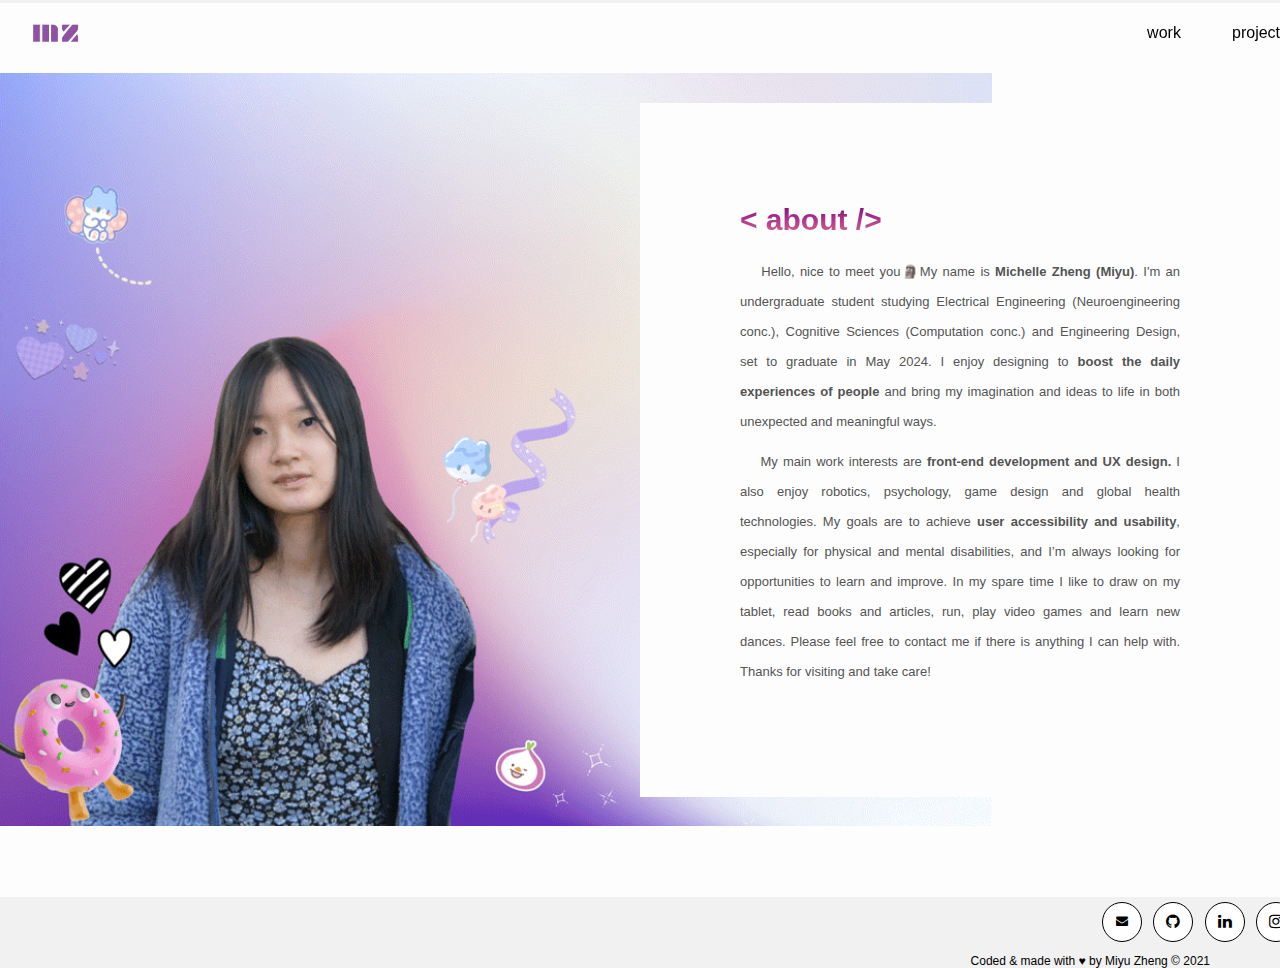
<file: about.html>
<!DOCTYPE html>

<html>
    <head><meta charset="UTF-8"></head>
    <body>
<div class="top">
    <img id="logo" src="images/logo.png" alt="My logo">
    <nav id="navbar" class="navbar navbar-dark bg-custom-2 navbar-fixed-top">
    
      <a id="work-text" class="navbar-brand" href="index.html">work</a>
      <a id="projects-text" class="navbar-brand" href="projects.html">projects</a>
      <a id="about-text" class="navbar-brand  active" href="#">&lt;me&#47;&gt;</a> 
      
    </nav>
</div>
      

<div class="about-section">
    <div class="inner-container">
      <h1 class="about-me">&lt; about &#47;&gt;</h1>
      <p class="text">
        &nbsp;&nbsp;&nbsp;&nbsp;Hello, nice to meet you&#128511My name is <b>Michelle Zheng (Miyu)</b>. I'm an undergraduate student studying Electrical Engineering (Neuroengineering conc.), Cognitive Sciences (Computation conc.) and Engineering Design, set to graduate in May 2024. I enjoy designing to <b>boost the daily experiences of people</b> and bring my imagination and ideas to life in both unexpected and meaningful ways. 

      </p>
      <p class="text">
        &nbsp;&nbsp;&nbsp;&nbsp;My main work interests are <b>front-end development and UX design. </b>I also enjoy robotics, psychology, game design and global health technologies. My goals are to achieve <b>user accessibility and usability</b>, especially for physical and mental disabilities, and I’m always looking for opportunities to learn and improve.  In my spare time I like to draw on my tablet, read books and articles, run, play video games and learn new dances.  Please feel free to contact me if there is anything I can help with. Thanks for visiting and take care!

      </p>
      
    
      
    </div>
 
  </div>

  <footer>
    <div align="center" class="socialbtns">
        <ul>
        
        <li><a href="mailto:mz48@rice.edu"  value="mz48@rice.edu" class="fa fa-envelope"></a></li>
        
        <li><a href="https://github.com/mz48" target="_blank" class="fa fa-lg fa-github"></a></li>
        
        <li><a href="https://www.linkedin.com/in/miyu-zheng/" target="_blank" class="fa fa-lg fa-linkedin"></a></li>
        <li><a href="https://www.instagram.com/miyutopia_art/" target="_blank" class="fa fa-lg fa-instagram"></a></li>
        
        </div>
    <p> Coded & made with ♥ by Miyu Zheng © 2021</p>
  </footer>
      
        <link rel="stylesheet" type="text/css" href="styles/about.css">
        <script src="logic.js"></script>
    </body>
        </html>
</file>
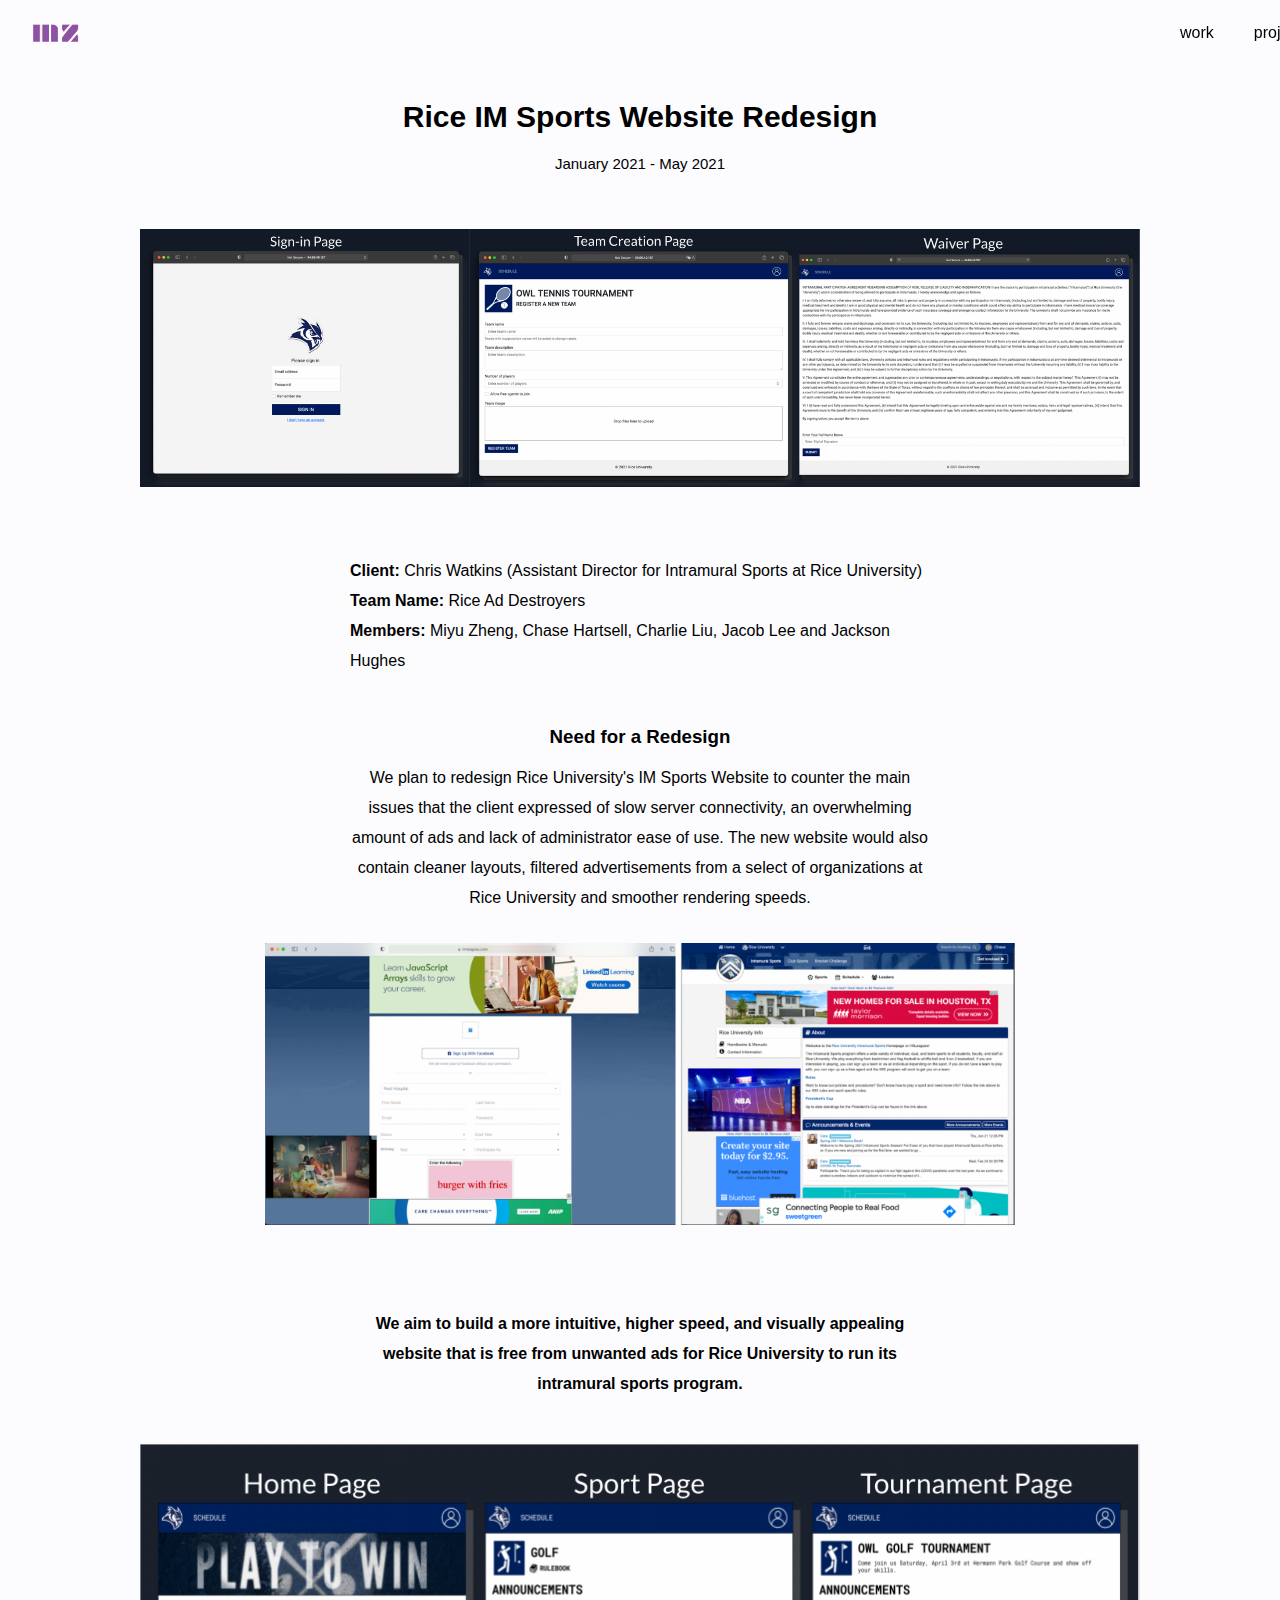
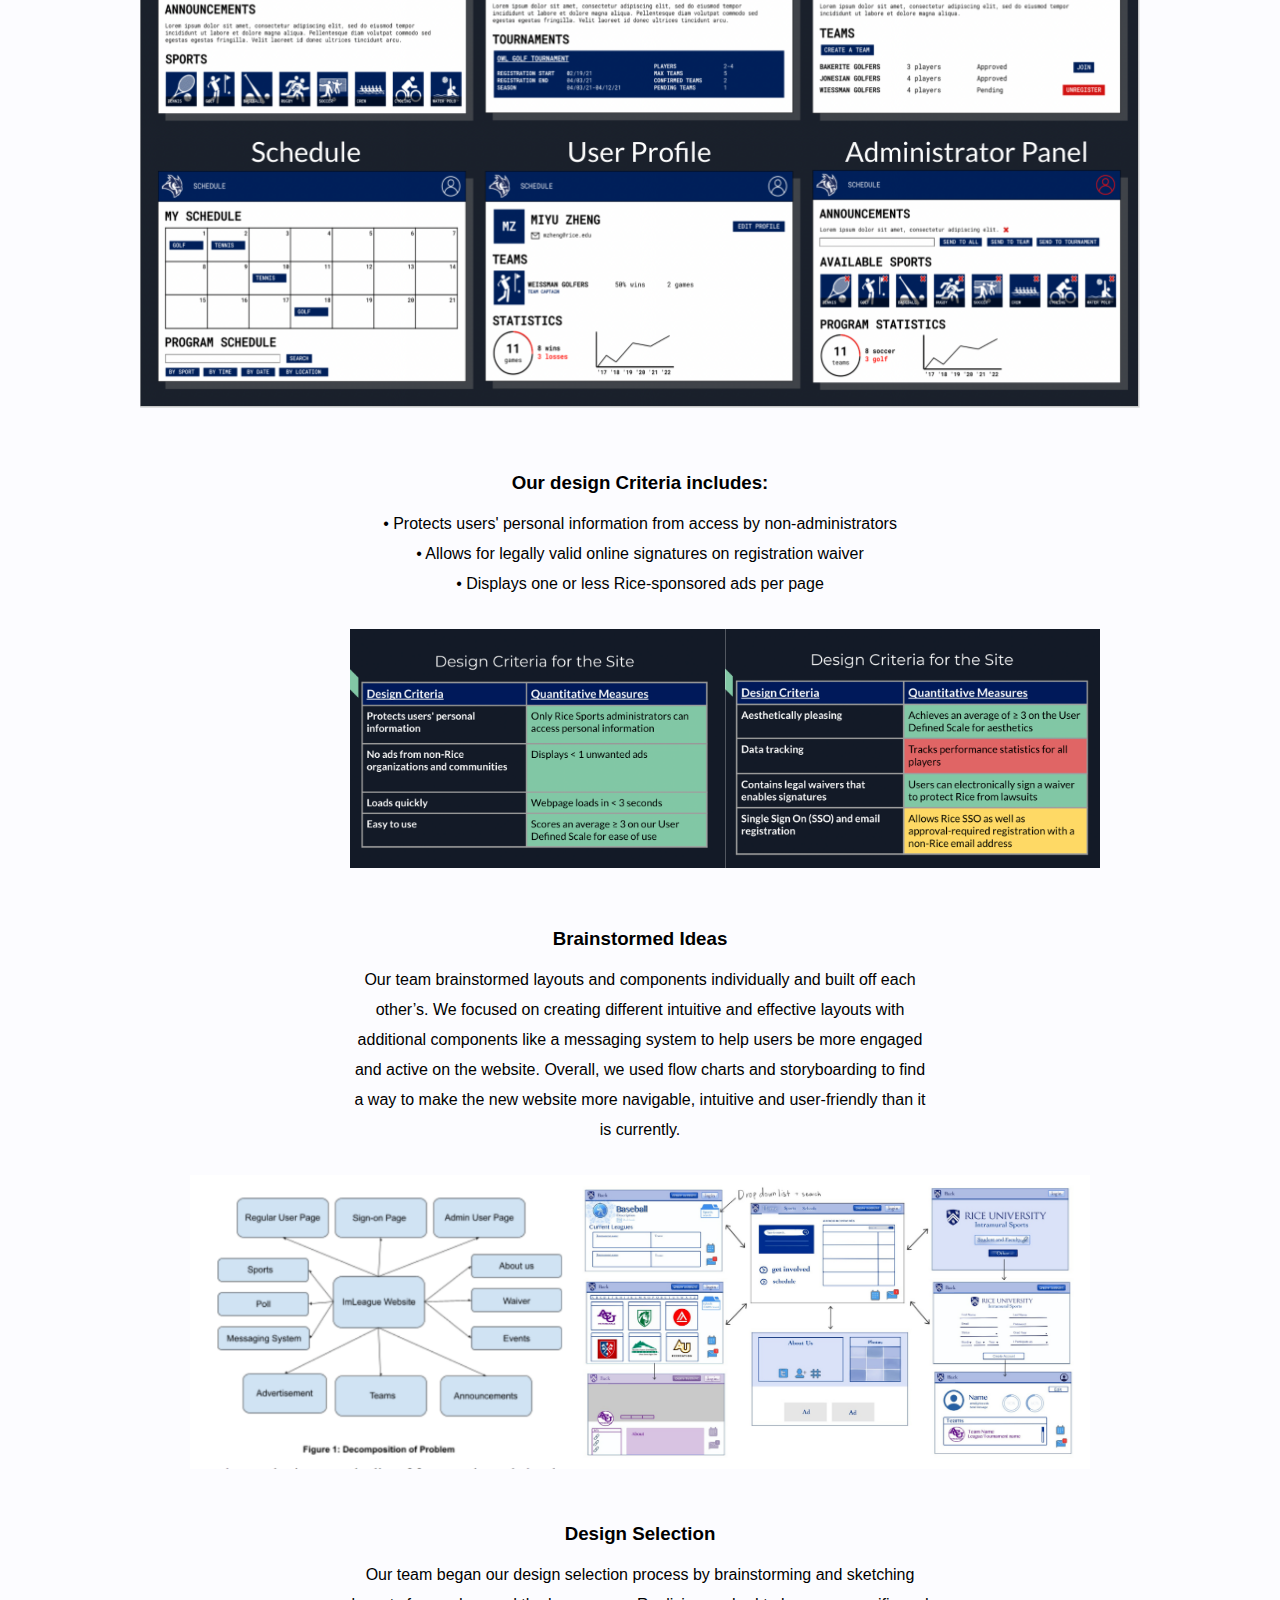
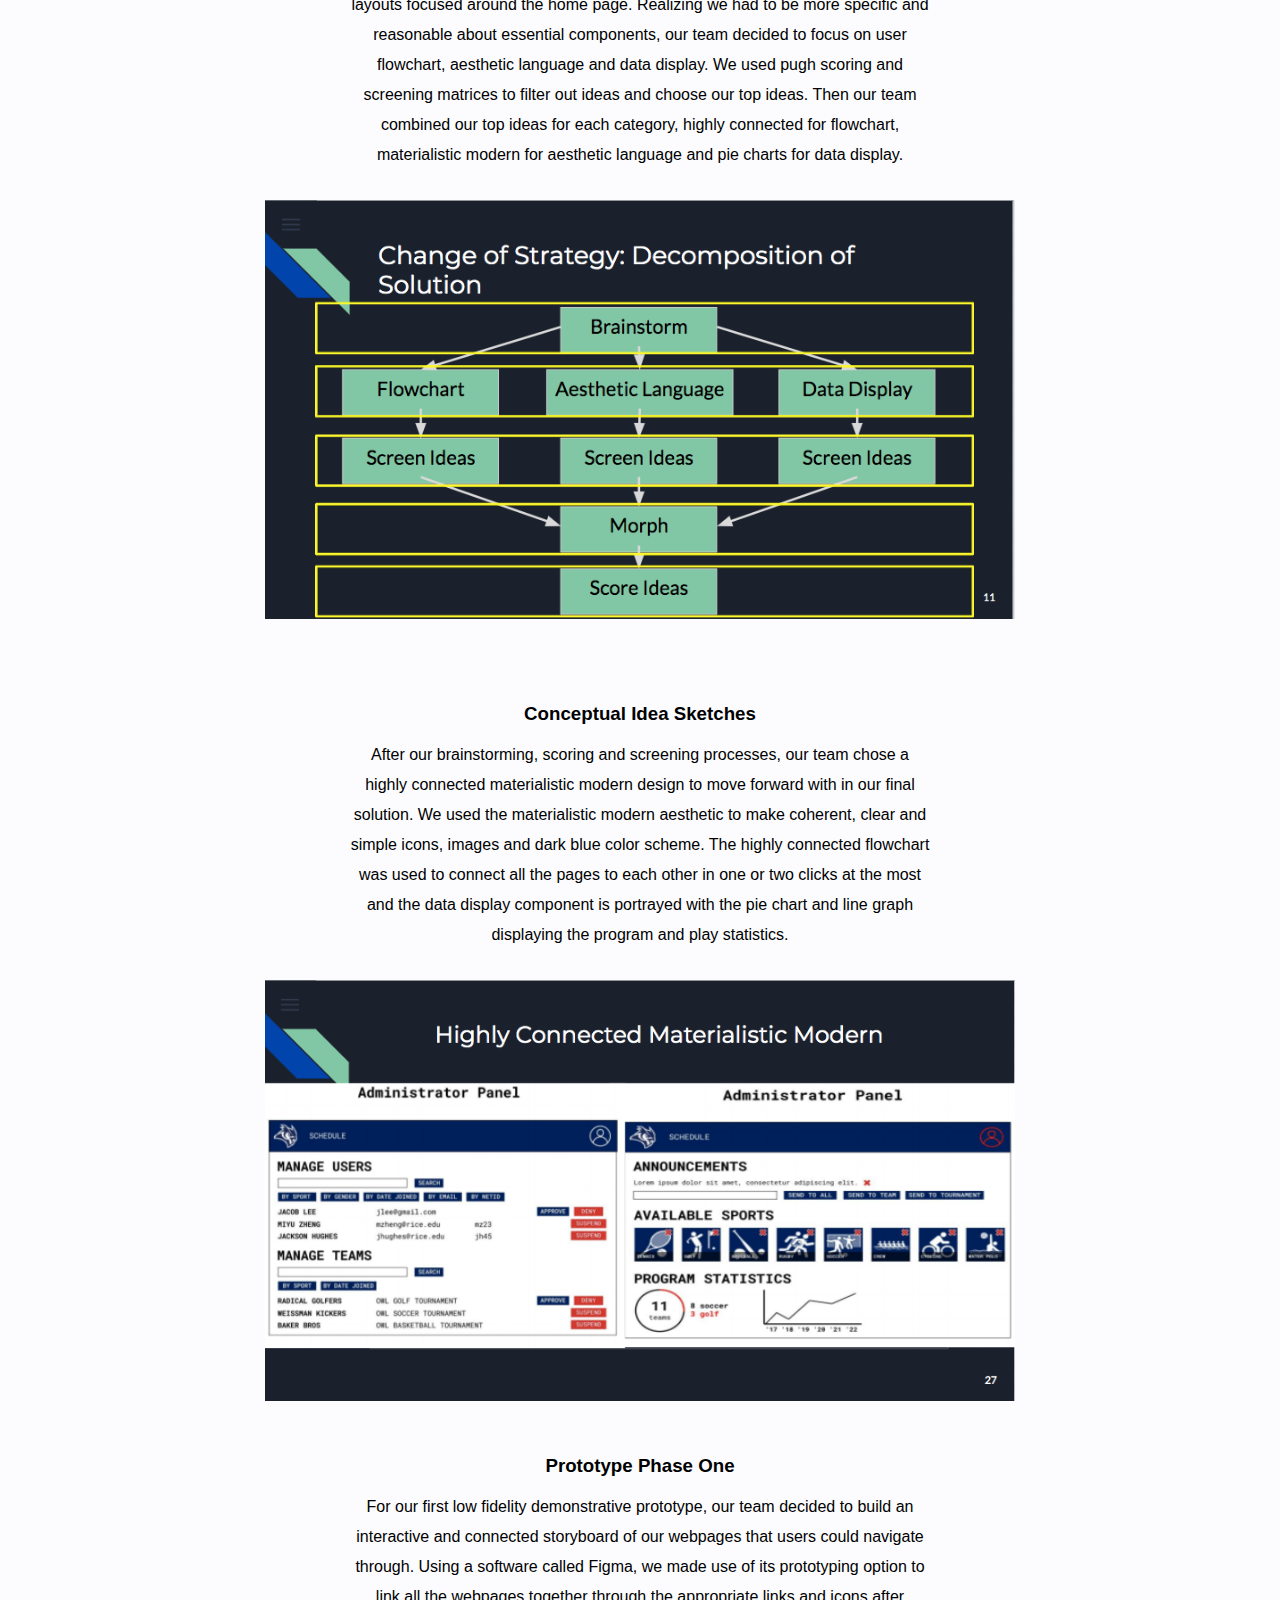
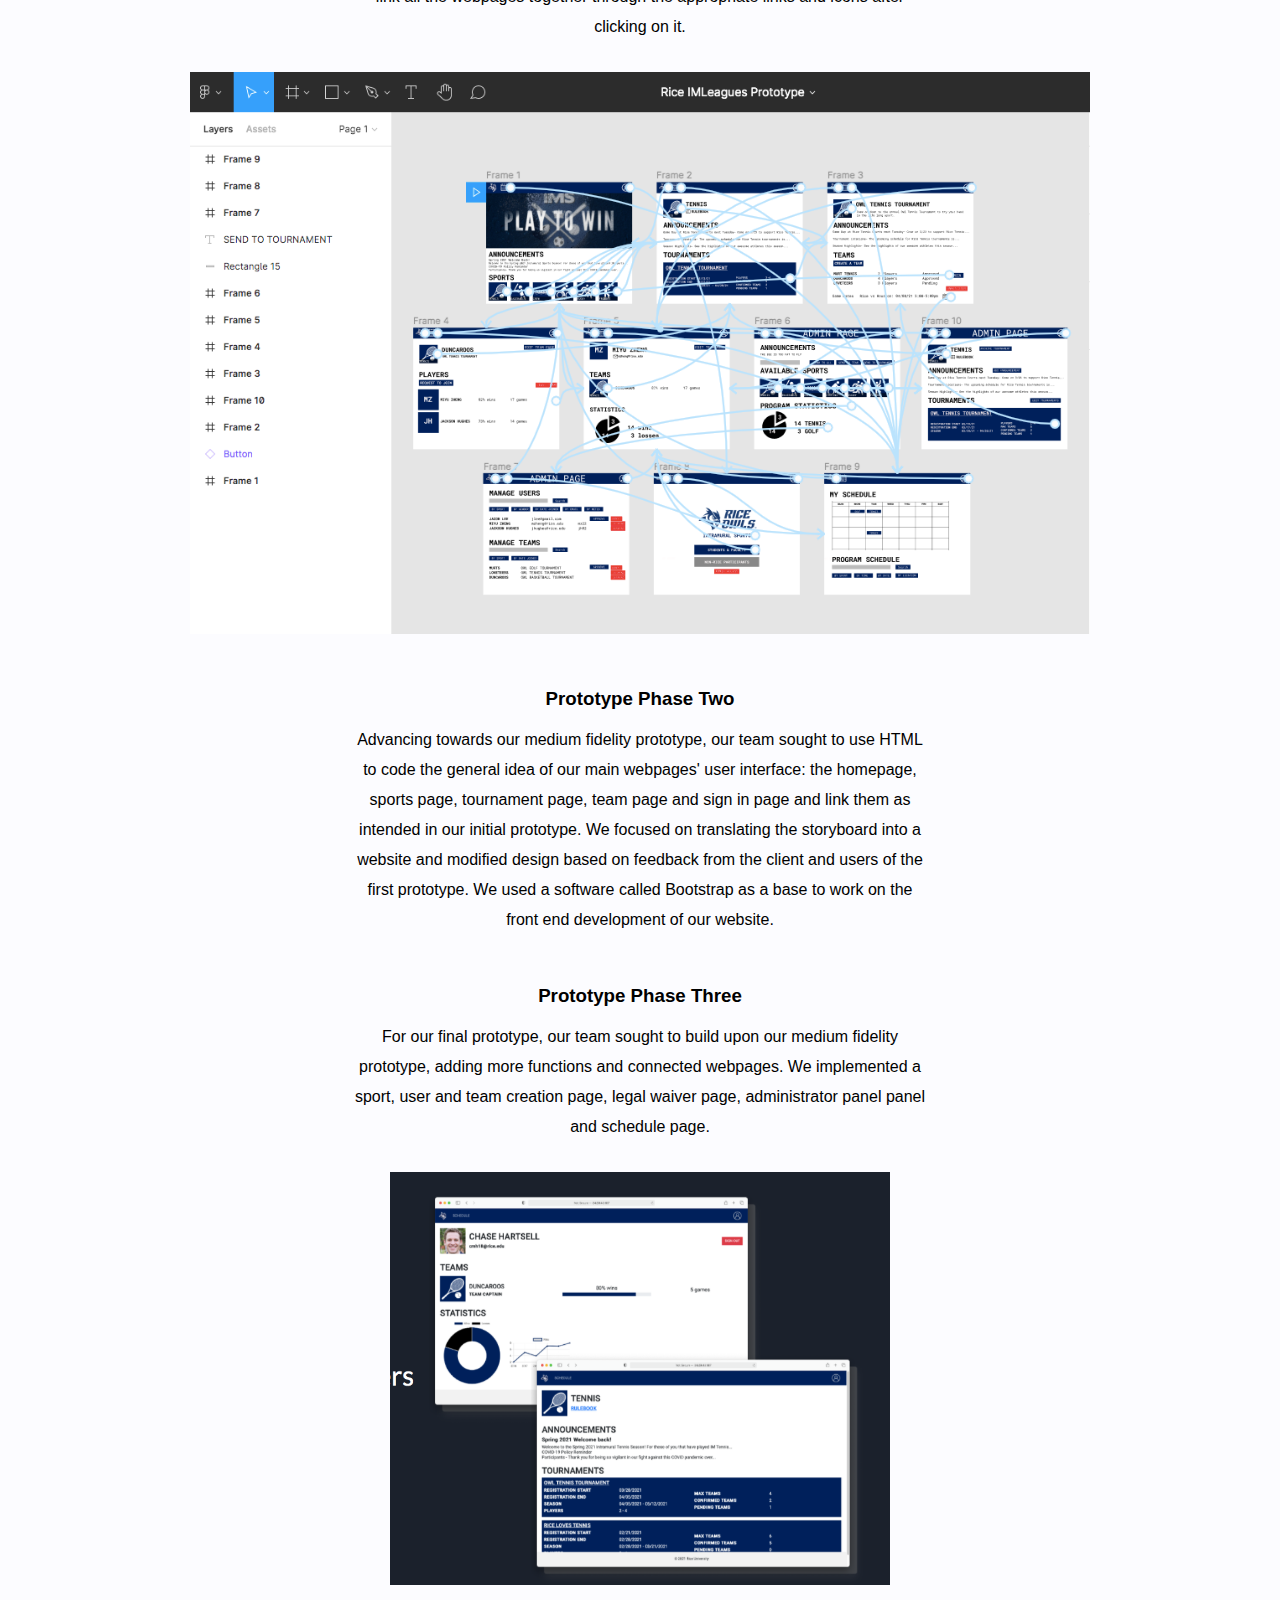
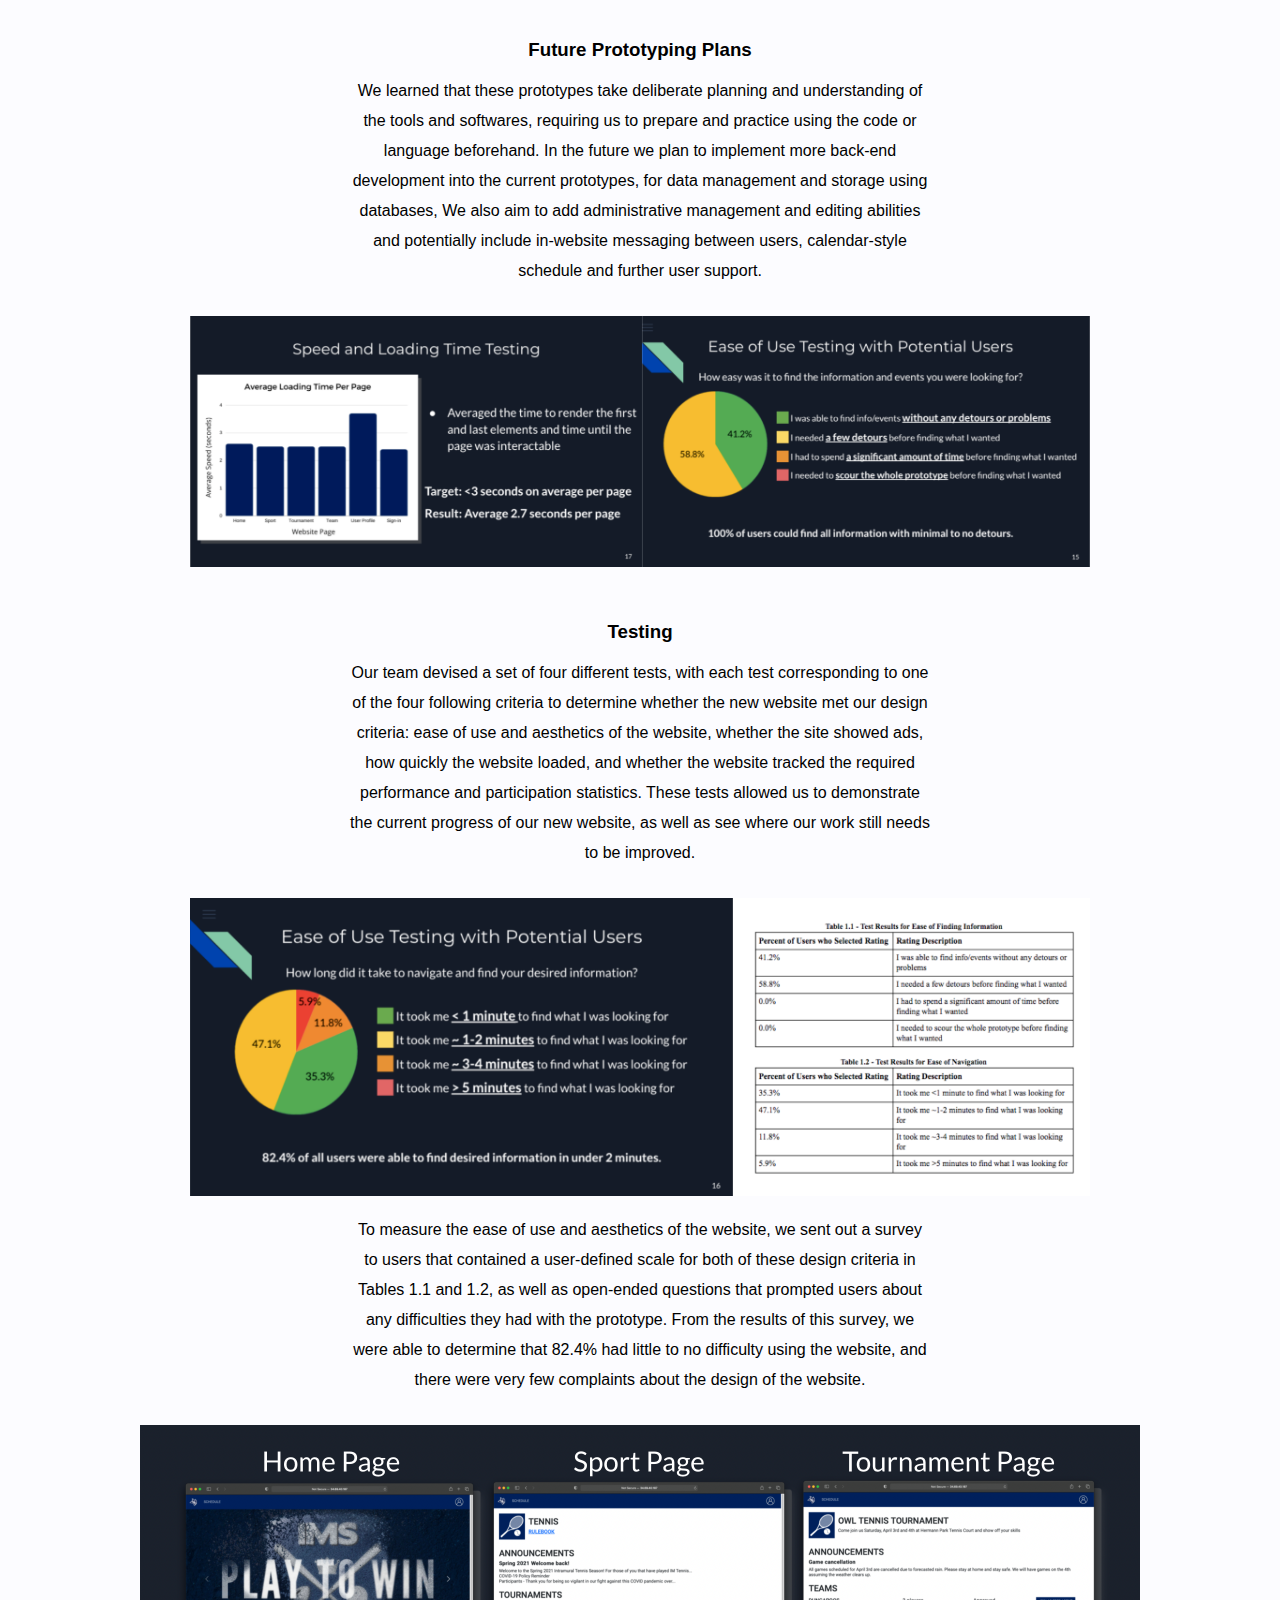
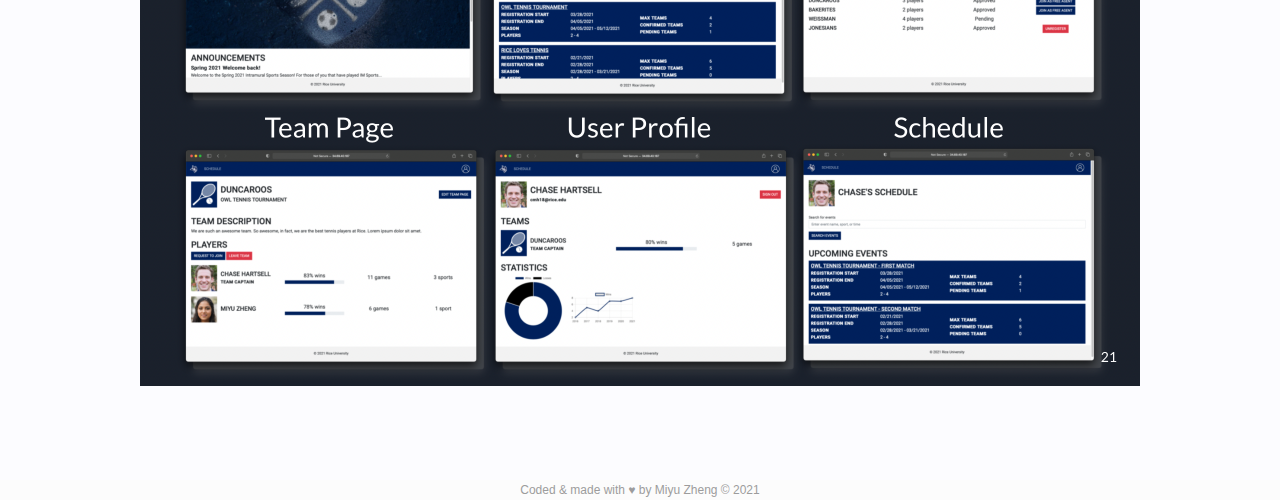
<file: imsports.html>
<!DOCTYPE html>

<html>
    <head><meta charset="UTF-8"></head>
    <body style="background-color: rgb(224, 226, 255, 0.1);">
        <div class="top">
            <img id="logo" src="images/logo.png" alt="My logo">
            <nav id="navbar" class="navbar navbar-dark navbar-fixed-top">
            
              <a id="work-text" class="navbar-brand" href="index.html">work</a>
              <a id="projects-text" class="navbar-brand " href="projects.html">projects</a>
              <a id="about-text" class="navbar-brand" href="about.html">me</a> 
             
            </nav>
             <div>
              <h3 style="font-size:30px;padding-top: 50px; text-align: center; font-family: Arial, Helvetica, sans-serif;">Rice IM Sports Website Redesign </h3>
              <p style="font-size:15px;text-align: center; font-family: Arial, Helvetica, sans-serif;">  January 2021 - May 2021</p>
              <div class="center">
                <img style="width: 1000px; margin-top: 50px; margin-bottom: 50px;" src="sportsimages/intropages.png"> 
                </div>
              <p style=" margin-bottom: 30px; font-family: Arial, Helvetica, sans-serif;">
                <b>Client: </b>Chris Watkins (Assistant Director for Intramural Sports at Rice University)<br>
                <b>Team Name: </b>Rice Ad Destroyers<br>
                <b>Members:  </b>Miyu Zheng, Chase Hartsell, Charlie Liu, Jacob Lee and Jackson Hughes

                </p>
                <div class="center">
                <h3 style=" margin-top: 50px;margin-bottom: 15px;">Need for a Redesign </h3>
                <p>We plan to redesign Rice University's IM Sports Website to counter the main issues that the client expressed of slow server connectivity, an overwhelming amount of ads and lack of administrator ease of use.
                    The new website would also contain cleaner layouts, filtered advertisements from a select of organizations at Rice University and smoother rendering speeds.
                </p>
                <img style="width: 750px; margin-top: 30px; padding-bottom: 30px;" src="sportsimages/ads.png"><br>
                
               
                <p style=" margin-top: 50px;margin-bottom: 15px;"><b>We aim to build a more intuitive, higher speed, and visually appealing website that is free from unwanted ads for Rice University to run its intramural sports program.</b>
                </p>
               
                  <img style="width: 1000px; margin-top: 30px;padding-bottom: 30px;" src="sportsimages/webpages.png">
            
                  
                  
                  <h3  style="margin-top: 30px;">Our design Criteria includes:</h3>
                  <p>• Protects users' personal information from access by non-administrators<br>
                    • Allows for legally valid online signatures on registration waiver<br>
                    • Displays one or less Rice-sponsored ads per page<br>
                    
                    <img style="width: 750px; margin-top: 30px;" src="sportsimages/designcrit.png">
                    </p>
                    <h3  style="margin-top: 50px;">Brainstormed Ideas</h3>
                    <p>
                        Our team brainstormed layouts and components individually and built off each other’s. We focused on creating different intuitive and effective layouts with additional components like a messaging system to help users be more engaged and active on the website. Overall, we used flow charts and storyboarding to find a way to make the new website more navigable, intuitive and user-friendly than it is currently.

                    </p>
                    <img style="width: 900px; margin-top: 30px;" src="sportsimages/brainstorm.png">   
                    


                    <h3  style="margin-top: 50px;">Design Selection </h3>
                    <p>Our team began our design selection process by brainstorming and sketching layouts focused around the home page. Realizing we had to be more specific and reasonable about essential components, our team decided to focus on user flowchart, aesthetic language and data display. We used pugh scoring and screening matrices to filter out ideas and choose our top ideas. Then our team combined our top ideas for each category, highly connected for flowchart, materialistic modern for aesthetic language and pie charts for data display.
                    </p>
                      <img style="width: 750px; margin-top: 30px; padding-bottom: 30px;" src="sportsimages/breakdown.png">
                      <h3  style="margin-top: 50px;">Conceptual Idea Sketches </h3>
                      <p>After our brainstorming, scoring and screening processes, our team chose a highly connected materialistic modern design to move forward with in our final solution. We used the materialistic modern aesthetic to make coherent, clear and simple icons, images and dark blue color scheme. The highly connected flowchart was used to connect all the pages to each other in one or two clicks at the most and the data display component is portrayed with the pie chart and line graph displaying the program and play statistics.
                      </p>
                      <img style="width: 750px; margin-top: 30px;" src="sportsimages/webconcept.png">  



                      <h3  style="margin-top: 50px;">Prototype Phase One</h3>
                      <p style="margin-left: 350px; margin-right: 350px;">
                        For our first low fidelity demonstrative prototype, our team decided to build an interactive and connected storyboard of our webpages that users could navigate through. Using a software called Figma, we made use of its prototyping option to link all the webpages together through the appropriate links and icons after clicking on it.

                        </p>
                        <img style="width: 900px; margin-top: 30px;" src="sportsimages/figma.png">  
                        
                        <h3  style="margin-top: 50px;">Prototype Phase Two</h3>
                        <p>
                            Advancing towards our medium fidelity prototype, our team sought to use HTML to code the general idea of our main webpages' user interface: the homepage, sports page, tournament page, team page and sign in page and link them as intended in our initial prototype. We focused on translating the storyboard into a website and modified design based on feedback from the client and users of the first prototype. We used a software called Bootstrap as a base to work on the front end development of our website.
                          </p>
                       
                          <h3  style="margin-top: 50px;">Prototype Phase Three</h3>
                          <p>
                            For our final prototype, our team sought to build upon our medium fidelity prototype, adding more functions and connected webpages. We implemented a sport, user and team creation page, legal waiver page, administrator panel panel and schedule page.
                            </p>
                            <img style="width: 500px; margin-top: 30px;" src="sportsimages/webpage2.png">  
            
                            <h3  style="margin-top: 50px;">Future Prototyping Plans</h3>
                        <p>
                            We learned that these prototypes take deliberate planning and understanding of the tools and softwares, requiring us to prepare and practice using the code or language beforehand. In the future we plan to implement more back-end development into the current prototypes, for data management and storage using databases, We also aim to add administrative management and editing abilities and potentially include in-website messaging between users, calendar-style schedule and further user support.
                            </p>
                            <img style="width: 900px; margin-top: 30px;" src="sportsimages/tests.png">  
                            <h3  style="margin-top: 50px;">Testing</h3>
                            <p style="margin-left: 350px; margin-right: 350px;">   Our team devised a set of four different tests, with each test corresponding to one of the four following criteria to determine whether the new website met our design criteria: ease of use and aesthetics of the website, whether the site showed ads, how quickly the website loaded, and whether the website tracked the required performance and participation statistics. These tests allowed us to demonstrate the current progress of our new website, as well as see where our work still needs to be improved.
                                </p>
                        <img style="width: 900px; margin-top: 30px;" src="sportsimages/test3.png">        
                        <p> To measure the ease of use and aesthetics of the website, we sent out a survey to users that contained a user-defined scale for both of these design criteria in Tables 1.1 and 1.2, as well as open-ended questions that prompted users about any difficulties they had with the prototype. From the results of this survey, we were able to determine that 82.4% had little to no difficulty using the website, and there were very few complaints about the design of the website.
                        </p>
                        <img style="width: 1000px; margin-top: 30px; margin-bottom: 90px;" src="sportsimages/finalwebpages.png">  
                    </div>
                  <footer>
                    <span> Coded & made with ♥ by Miyu Zheng © 2021</span>
                    
                  </footer>
            
        <link rel="stylesheet" type="text/css" href="roboticarm.css">
        <script src="logic.js"></script>
    </body>
        </html>
</file>
<file: roboticarm.css>
html {
    font-size: 62.5%;
  }
  
  *,
  *:before,
  *:after {
    margin: 0;
    padding: 0;
    box-sizing: inherit;
  }
  .center{
    text-align: center;
    font-family: Arial, Helvetica, sans-serif;
}

  
  body {
  
    font-size: 1.6rem;
    margin-top: 5rem;
  }
  #logo, nav { position:absolute;  top: 0px; padding-top: 9px;  }
  #logo {
      
    position: fixed;
    z-index:9; 
     width:70px; height: 47px;
     margin-right: 10px;
      padding: 10px 20px;
  }
 

  nav
  {
    display: flex;
    contain: layout;
    z-index:8; 
    position: fixed;
      transform: translateY(5%);
    
     list-style: none;
      margin-bottom: 10px;
      width: 100%;
      
  
      height:38px;
       padding-bottom: 12px;
        transition: background-color 0.4s ease-out;
      contain: layout;
       
  }
  
  nav a
  {
    display: inline-block;
    position: relative;
    left: 1160px;
    bottom: -2px;
  
    display: table-cell;
  
    color: black;
    text-decoration: none;
    font-family: Verdana, Geneva, Tahoma, sans-serif;

    padding: 10px 20px;
    transition: 0.2s ease color;
  }
  .active{
   color: #bdbdbd;
    
  }
  
  nav a:before, nav a:after
  {
      content: "";
      position: absolute;
      border-radius: 50%;
      transform: scale(0);
      transition: 0.2s ease transform;
  }
  
  nav a:before
  {
      top: 0;
      left: 10px;
      width: 6px;
      height: 6px;
  }
  
  nav a:after
  {
      top: 5px;
      left: 18px;
      width: 4px;
      height: 4px
  }
  
  nav a:nth-child(1):before
  {
      background-color: #67E9C2;
  }
  
  nav a:nth-child(1):after
  {
      background-color: #8FB4FE;
  }
  
  nav a:nth-child(2):before
  {
      background-color: #67D8E9;
  }
  
  nav a:nth-child(2):after
  {
      background-color: purple;
  }
  
  nav a:nth-child(3):before
  {
      background-color: purple;
  }
  
  nav a:nth-child(3):after
  {
      background-color: palevioletred;
  }
  
  
    
  #work-text:hover
  {
      background-color: #f3ec78;
      background-image: linear-gradient(45deg, #67E9C2, #194567);
      background-size: 100%;
      -webkit-background-clip: text;
      -moz-background-clip: text;
      -webkit-text-fill-color: transparent; 
      -moz-text-fill-color: transparent;
  }
  
  #projects-text:hover
  {
      background-color: #f3ec78;
      background-image: linear-gradient(45deg, #00e2ff, purple);
      background-size: 100%;
      -webkit-background-clip: text;
      -moz-background-clip: text;
      -webkit-text-fill-color: transparent; 
      -moz-text-fill-color: transparent;
  }
  
  
  #about-text:hover, #about-text:active, .intro-emp, .name-bold
  {
      background-color: #f3ec78;
      background-image: linear-gradient(45deg, purple, palevioletred);
      background-size: 100%;
      -webkit-background-clip: text;
      -moz-background-clip: text;
      -webkit-text-fill-color: transparent; 
      -moz-text-fill-color: transparent;
  }
  nav a:hover:before, nav a:hover:after
  {
      transform: scale(1);
  }
  
  
  
  nav.scroll {
    background-color: rgba(219, 112, 147, 0.1); 
    color: #eef;
  }
  

  
  p{
    margin-left: 350px;
    margin-right: 350px;
    font-size: 16px;
    line-height: 30px;
    margin-top: 15px;
}

footer {
    font-family: Verdana, Geneva, Tahoma, sans-serif;
    text-align: center;
    padding: 3px;
    background-color: #fcfcfc;
    color: #9c9c9c;
    font-size: 12px;
    
    
  }
</file>
<file: styles/about.css>
@import url('//maxcdn.bootstrapcdn.com/font-awesome/4.3.0/css/font-awesome.min.css');

a, a:hover {
	text-decoration: none;
}

.socialbtns, .socialbtns ul, .socialbtns li {
  margin: 0;
  padding: 4px;
  position:relative; left:198px; 

}

.socialbtns li {
    list-style: none outside none;
    display: inline-block;
    
}

.socialbtns .fa {
	width: 40px;
    height: 40px;
	color: #000;
	background-color: #FFF;
	border: 1px solid #000;
	padding-top: 12px;
	border-radius: 22px;
	-moz-border-radius: 22px;
	-webkit-border-radius: 22px;
	-o-border-radius: 22px;
}

.socialbtns .fa:hover {
	color: #ffffff;
	background-color: #000;
	border: 1px solid #000;
}

*{
    margin: 0;
    padding: 0;
    font-family: "Open Sans",sans-serif;
    box-sizing: border-box;
}

body{
    overflow-x: hidden;
    min-height: 100vh;
    display: flex;
    align-items: center;
    justify-content: center;
    background-color: #f1f1f1;
}
#logo, nav { position:absolute;  top: 0px; padding-top: 9px;  }
#logo {
  position: fixed;
  z-index:9; 
   width: 110px; height: 67px;
   margin-right: 10px;
    padding: 10px 20px;
}
nav
{
    display: inline-block;
  z-index:8; 
  position: fixed;
    transform: translateY(5%);
    left: 36px;
   list-style: none;
    margin-bottom: 10px;
    width: 100%;
    text-align: center;

    height:38px;
     padding-bottom: 50px;
  	transition: background-color 0.4s ease-out;
}

nav a
{
    display: inline-block;
    position: relative;
    left: 1080px;
    bottom: -2px;
    width: 33.333%;
    display: table-cell;
    text-align: center;
    color: black;
    text-decoration: none;
    font-family: Verdana, Geneva, Tahoma, sans-serif;

    padding: 10px 20px;
    transition: 0.2s ease color;
}
.active{
 color: #bdbdbd;
  
}

nav a:before, nav a:after
{
    content: "";
    position: absolute;
    border-radius: 50%;
    transform: scale(0);
    transition: 0.2s ease transform;
}

nav a:before
{
    top: 0;
    left: 10px;
    width: 6px;
    height: 6px;
}

nav a:after
{
    top: 5px;
    left: 18px;
    width: 4px;
    height: 4px
}

nav a:nth-child(1):before
{
    background-color: #67E9C2;
}

nav a:nth-child(1):after
{
    background-color: #8FB4FE;
}

nav a:nth-child(2):before
{
    background-color: #67D8E9;
}

nav a:nth-child(2):after
{
    background-color: purple;
}

nav a:nth-child(3):before
{
    background-color: purple;
}

nav a:nth-child(3):after
{
    background-color: palevioletred;
}


  
#work-text:hover
{
    background-color: #f3ec78;
    background-image: linear-gradient(45deg, #67E9C2, #194567);
    background-size: 100%;
    -webkit-background-clip: text;
    -moz-background-clip: text;
    -webkit-text-fill-color: transparent; 
    -moz-text-fill-color: transparent;
}

#projects-text:hover
{
    background-color: #f3ec78;
    background-image: linear-gradient(45deg, #00e2ff, purple);
    background-size: 100%;
    -webkit-background-clip: text;
    -moz-background-clip: text;
    -webkit-text-fill-color: transparent; 
    -moz-text-fill-color: transparent;
}


#about-text:hover, #about-text:active, .intro-emp, .name-bold
{
    background-color: #f3ec78;
    background-image: linear-gradient(45deg, purple, palevioletred);
    background-size: 100%;
    -webkit-background-clip: text;
    -moz-background-clip: text;
    -webkit-text-fill-color: transparent; 
    -moz-text-fill-color: transparent;
}
nav a:hover:before, nav a:hover:after
{
    transform: scale(1);
}



nav.scroll {
  background-color: rgba(219, 112, 147, 0.1); 
  color: #eef;
}




.about-section{
    z-index:6; 
    background: url(aboutme.GIF) no-repeat left;
    background-size: 77.5%;
    background-color: #fdfdfd;

    padding: 100px 0;
}
.about-me{
    font-size: 72px;
    background: -webkit-linear-gradient(purple, palevioletred);
    -webkit-background-clip: text;
    -webkit-text-fill-color: transparent;
}

.inner-container{
    width: 50%;
    float: right;
    background-color: #fdfdfd;
    padding: 100px;
    margin: 0px;
}

.inner-container h1{
    margin-bottom: 20px;
    font-size: 30px;
    font-weight: 900;
}

.text{
    font-size: 13px;
    color: #545454;
    line-height: 30px;
    text-align: justify;
    margin-bottom: 10px;
}

.skills{
    display: flex;
    justify-content: space-between;
    font-weight: 700;
    font-size: 13px;
}



footer {
    position: absolute;
    bottom: 0;
    width: 100%;
    height: 2.5rem;  
    color: black;
    text-align: right;
    padding-top: 30px;
    padding-right: 70px;
    font-size: 12px;

    z-index:7;
    
    
  }
</file>
